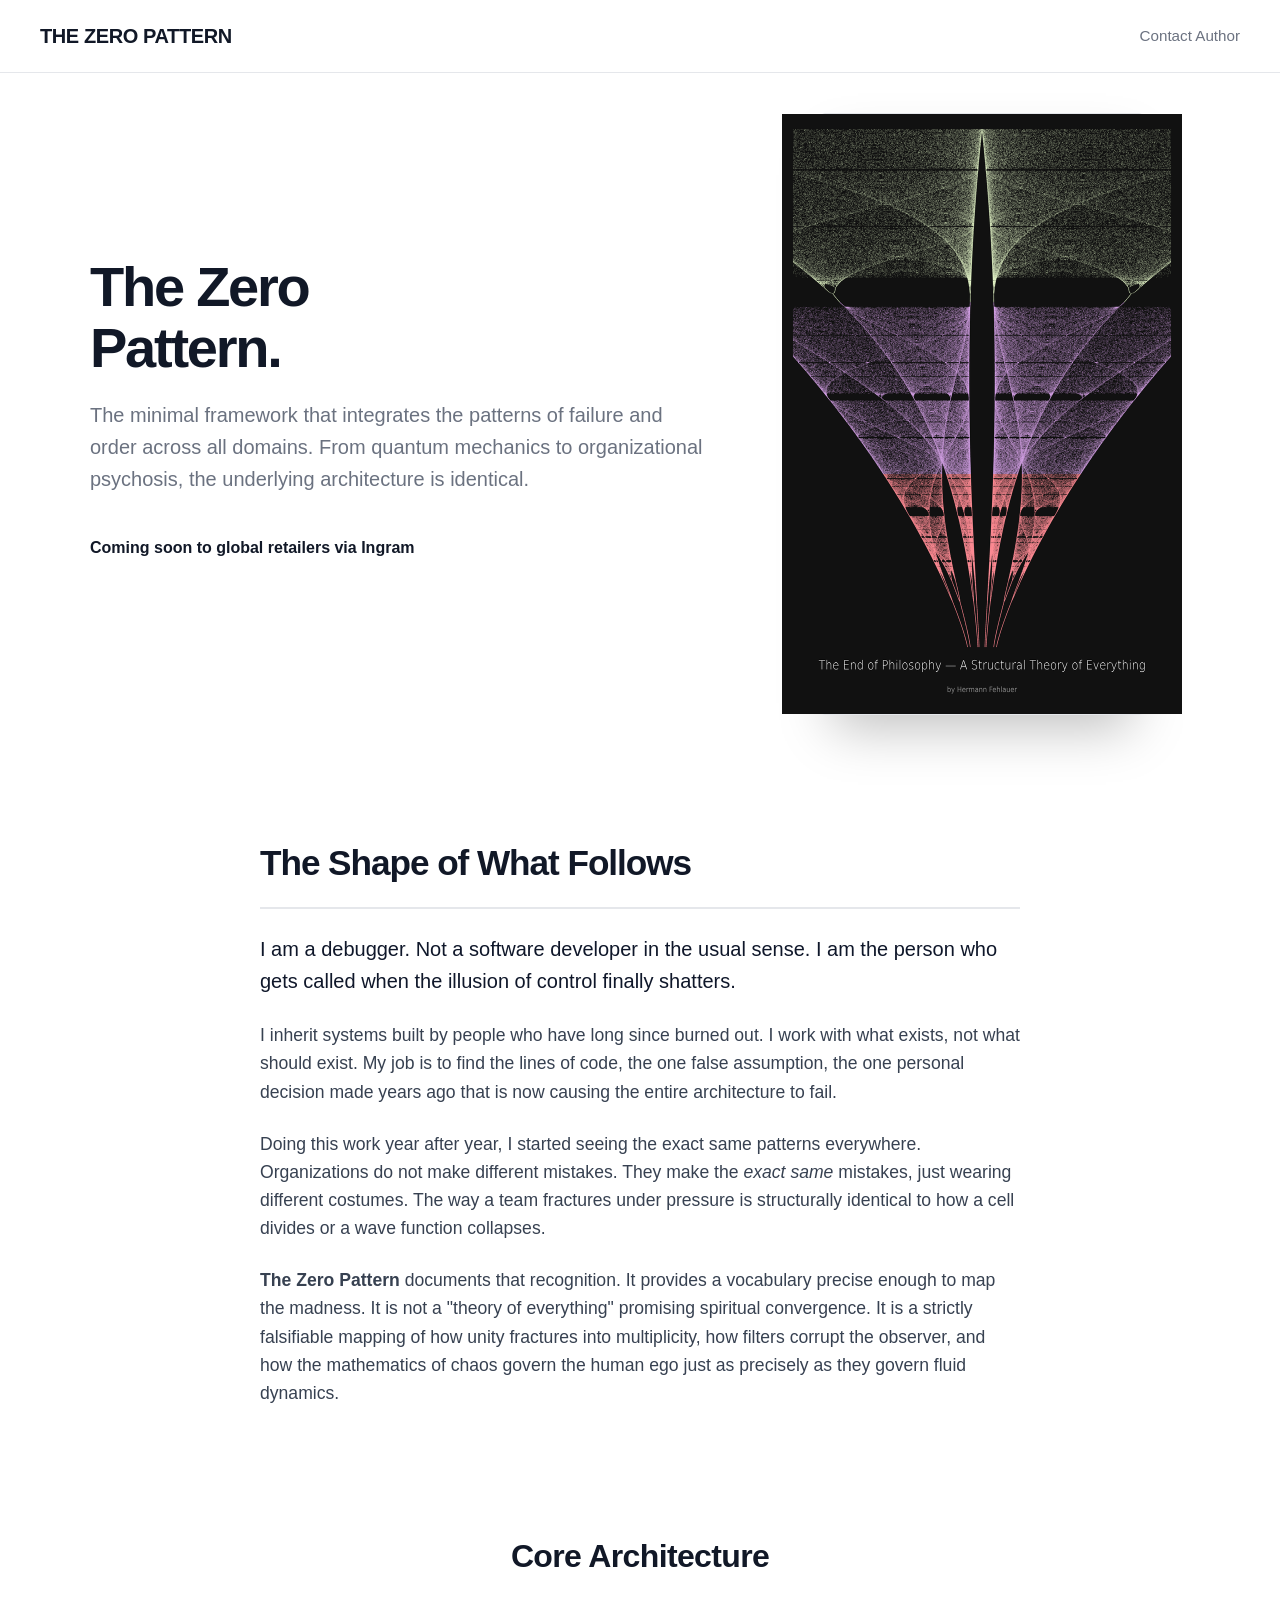
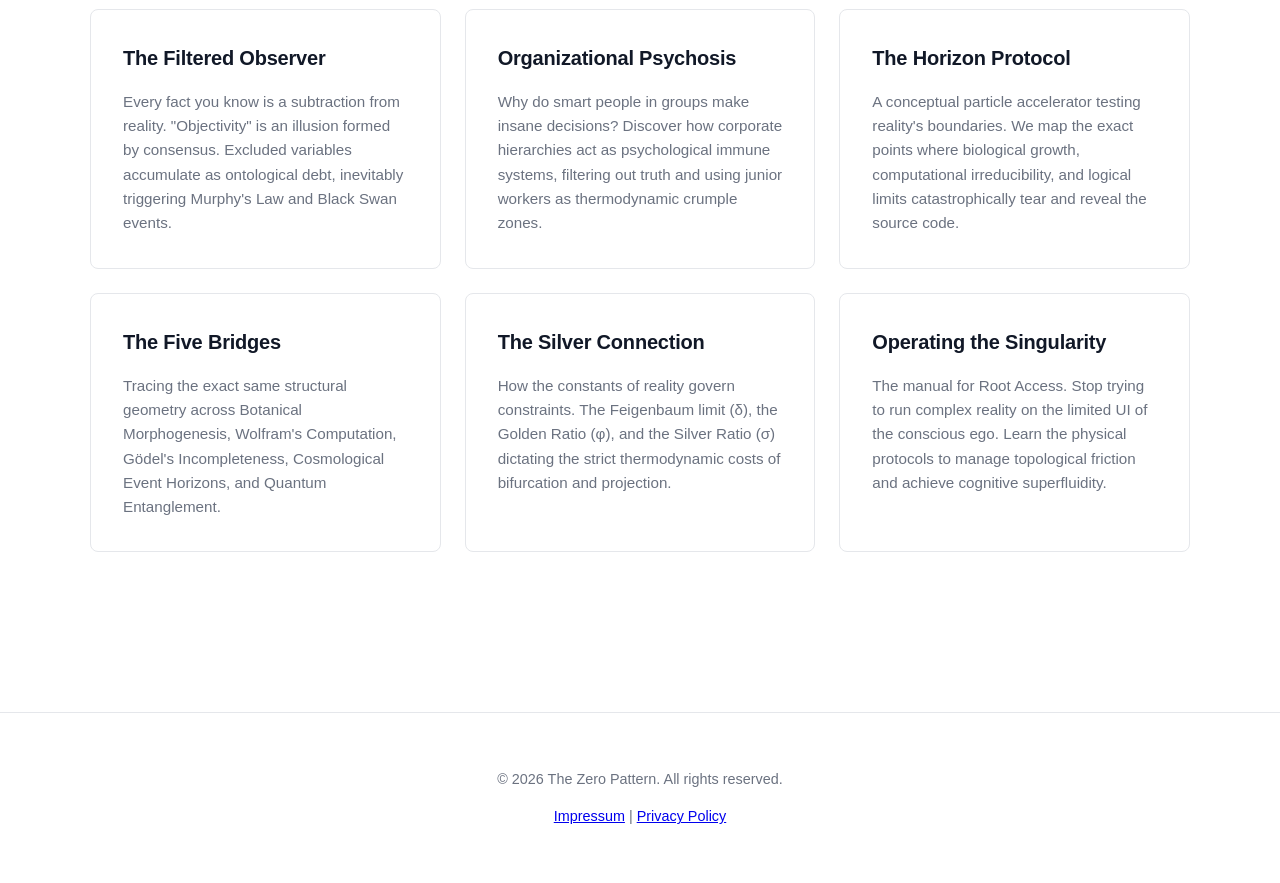
<file: index.html>
<!DOCTYPE html>
<html lang="en">
<head>
    <meta charset="UTF-8">
    <meta name="viewport" content="width=device-width, initial-scale=1.0">
    <title>The Zero Pattern | The Architecture of Reality and Failure</title>
    <meta name="description" content="A unified framework mapping the precise mechanics of how systems fail and how reality is rendered. From quantum mechanics to organizational psychosis, the pattern is the same.">
    <meta name="keywords" content="Systems Theory, Quantum Mechanics, Organizational Psychosis, Chaos Theory, Category Theory, The Zero Pattern">

    <meta property="og:title" content="The Zero Pattern">
    <meta property="og:description" content="The minimal framework that integrates the patterns of failure and order across all domains. Written by a systems debugger.">
    <meta property="og:type" content="book">

    <script type="application/ld+json">
        {
            "@context": "https://schema.org",
            "@type": "Book",
            "name": "The Zero Pattern",
            "description": "A structural mapping of the exact mechanics of how things fall apart and how they are put back together.",
            "publisher": "Coming soon on Ingram"
        }
    </script>

    <link rel="stylesheet" href="style.css">
    <link rel="icon" type="image/x-icon" href="scripts/favicon.ico">
</head>
<body>

<nav aria-label="Main Navigation">
    <a href="/" class="nav-logo">The Zero Pattern</a>
    <div class="nav-links">
        <a href="mailto:info@thezeropattern.com">Contact Author</a>
    </div>
</nav>

<main class="container">
    <header class="hero split-hero">
        <div class="hero-content">
            <h1>The Zero<br>Pattern.</h1>
            <p class="hero-subtitle">The minimal framework that integrates the patterns of failure and order across all domains. From quantum mechanics to organizational psychosis, the underlying architecture is identical.</p>

            <div class="shop-links">
                <p><strong>Coming soon to global retailers via Ingram</strong></p>
            </div>
        </div>

        <div class="hero-visual">
            <div class="book-cover-placeholder">
                <img src="assets/cover.png" alt="The Zero Pattern Cover Page" class="book-cover" width="400" height="600" loading="lazy">
            </div>
        </div>
    </header>

    <section class="article-container summary-section" aria-label="Book Summary">
        <h2>The Shape of What Follows</h2>
        <p class="lead">I am a debugger. Not a software developer in the usual sense. I am the person who gets called when the illusion of control finally shatters.</p>
        <p>I inherit systems built by people who have long since burned out. I work with what exists, not what should exist. My job is to find the lines of code, the one false assumption, the one personal decision made years ago that is now causing the entire architecture to fail.</p>
        <p>Doing this work year after year, I started seeing the exact same patterns everywhere. Organizations do not make different mistakes. They make the <em>exact same</em> mistakes, just wearing different costumes. The way a team fractures under pressure is structurally identical to how a cell divides or a wave function collapses.</p>
        <p><strong>The Zero Pattern</strong> documents that recognition. It provides a vocabulary precise enough to map the madness. It is not a "theory of everything" promising spiritual convergence. It is a strictly falsifiable mapping of how unity fractures into multiplicity, how filters corrupt the observer, and how the mathematics of chaos govern the human ego just as precisely as they govern fluid dynamics.</p>
    </section>

    <div class="section-divider">
        <h2>Core Architecture</h2>
    </div>

    <section class="grid" aria-label="Core Concepts">
        <article class="card">
            <h3>The Filtered Observer</h3>
            <p>Every fact you know is a subtraction from reality. "Objectivity" is an illusion formed by consensus. Excluded variables accumulate as ontological debt, inevitably triggering Murphy's Law and Black Swan events.</p>
        </article>

        <article class="card">
            <h3>Organizational Psychosis</h3>
            <p>Why do smart people in groups make insane decisions? Discover how corporate hierarchies act as psychological immune systems, filtering out truth and using junior workers as thermodynamic crumple zones.</p>
        </article>

        <article class="card">
            <h3>The Horizon Protocol</h3>
            <p>A conceptual particle accelerator testing reality's boundaries. We map the exact points where biological growth, computational irreducibility, and logical limits catastrophically tear and reveal the source code.</p>
        </article>

        <article class="card">
            <h3>The Five Bridges</h3>
            <p>Tracing the exact same structural geometry across Botanical Morphogenesis, Wolfram's Computation, Gödel's Incompleteness, Cosmological Event Horizons, and Quantum Entanglement.</p>
        </article>

        <article class="card">
            <h3>The Silver Connection</h3>
            <p>How the constants of reality govern constraints. The Feigenbaum limit (δ), the Golden Ratio (φ), and the Silver Ratio (σ) dictating the strict thermodynamic costs of bifurcation and projection.</p>
        </article>

        <article class="card">
            <h3>Operating the Singularity</h3>
            <p>The manual for Root Access. Stop trying to run complex reality on the limited UI of the conscious ego. Learn the physical protocols to manage topological friction and achieve cognitive superfluidity.</p>
        </article>
    </section>
</main>

<footer>
    <p>&copy; 2026 The Zero Pattern. All rights reserved.</p>
    <p><a href="impressum.html">Impressum</a> | <a href="impressum.html#privacy">Privacy Policy</a></p>
</footer>

</body>
</html>
</file>
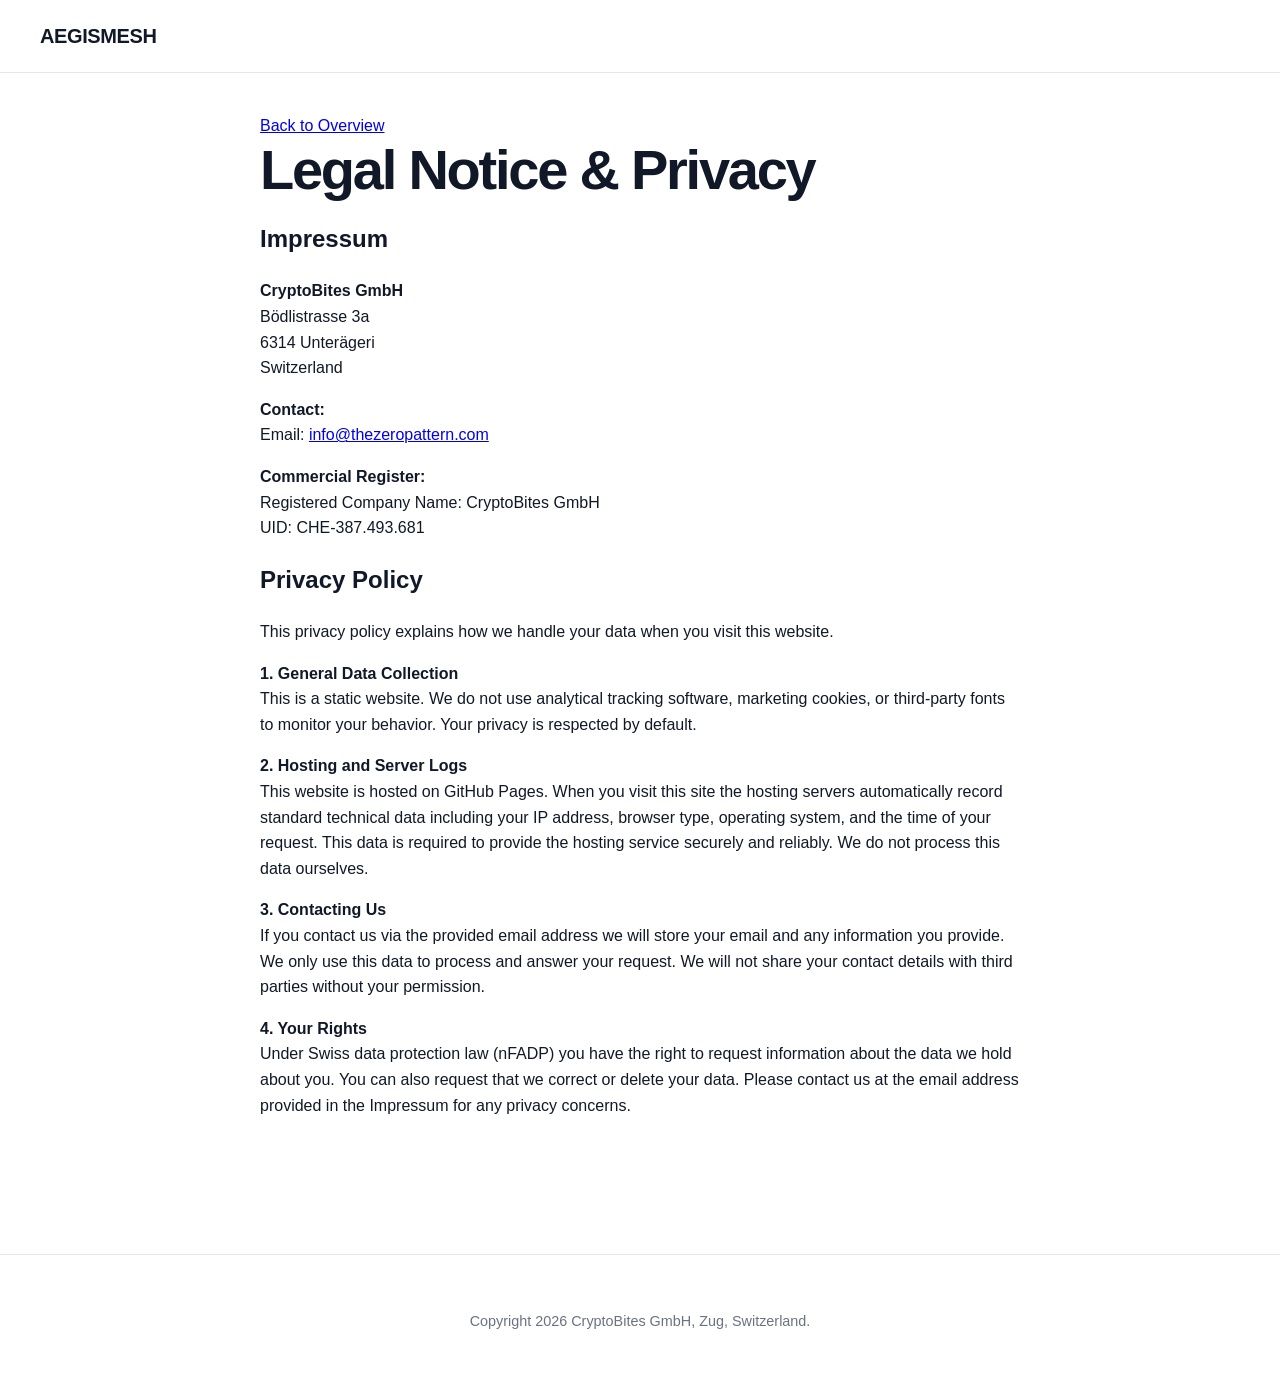
<file: impressum.html>
<!DOCTYPE html>
<html lang="en">
<head>
    <meta charset="UTF-8">
    <meta name="viewport" content="width=device-width, initial-scale=1.0">
    <title>Impressum & Privacy Policy | AegisMesh</title>
    <meta name="description" content="Legal notice and privacy policy for The Zero Pattern by CryptoBites GmbH.">
    <meta name="robots" content="noindex, follow">
    <link rel="stylesheet" href="style.css">
    <link rel="icon" type="image/x-icon" href="scripts/favicon.ico">
</head>
<body>

<nav aria-label="Main Navigation">
    <a href="/" class="nav-logo">AegisMesh</a>
</nav>

<main class="article-container">
    <a href="/" class="breadcrumb" aria-label="Return to Overview">Back to Overview</a>

    <article>
        <header>
            <h1>Legal Notice & Privacy</h1>
        </header>

        <section>
            <h2 id="impressum">Impressum</h2>
            <p><strong>CryptoBites GmbH</strong><br>
                Bödlistrasse 3a<br>
                6314 Unterägeri<br>
                Switzerland</p>

            <p><strong>Contact:</strong><br>
                Email: <a href="mailto:info@thezeropattern.com">info@thezeropattern.com</a></p>

            <p><strong>Commercial Register:</strong><br>
                Registered Company Name: CryptoBites GmbH<br>
                UID: CHE-387.493.681</p>
        </section>

        <section>
            <h2 id="privacy">Privacy Policy</h2>
            <p>This privacy policy explains how we handle your data when you visit this website.</p>

            <p><strong>1. General Data Collection</strong><br>
                This is a static website. We do not use analytical tracking software, marketing cookies, or third-party fonts to monitor your behavior. Your privacy is respected by default.</p>

            <p><strong>2. Hosting and Server Logs</strong><br>
                This website is hosted on GitHub Pages. When you visit this site the hosting servers automatically record standard technical data including your IP address, browser type, operating system, and the time of your request. This data is required to provide the hosting service securely and reliably. We do not process this data ourselves.</p>

            <p><strong>3. Contacting Us</strong><br>
                If you contact us via the provided email address we will store your email and any information you provide. We only use this data to process and answer your request. We will not share your contact details with third parties without your permission.</p>

            <p><strong>4. Your Rights</strong><br>
                Under Swiss data protection law (nFADP) you have the right to request information about the data we hold about you. You can also request that we correct or delete your data. Please contact us at the email address provided in the Impressum for any privacy concerns.</p>
        </section>
    </article>
</main>

<footer>
    <p>Copyright 2026 CryptoBites GmbH, Zug, Switzerland.</p>
</footer>

</body>
</html>
</file>
<file: style.css>
:root {
    --text-main: #111827;
    --text-muted: #6b7280;
    --bg-main: #ffffff;
    --bg-muted: #f9fafb;
    --border-color: #e5e7eb;
    --accent: #0f172a;
    --accent-hover: #374151;
    --link-color: #2563eb;
}

body {
    font-family: -apple-system, BlinkMacSystemFont, "Segoe UI", Roboto, Helvetica, Arial, sans-serif;
    margin: 0;
    padding: 0;
    color: var(--text-main);
    background-color: var(--bg-main);
    line-height: 1.6;
    -webkit-font-smoothing: antialiased;
}

/* Navigation */
nav {
    display: flex;
    justify-content: space-between;
    align-items: center;
    padding: 20px 40px;
    border-bottom: 1px solid var(--border-color);
}
.nav-logo {
    font-size: 1.25rem;
    font-weight: 800;
    text-decoration: none;
    color: var(--text-main);
    letter-spacing: -0.02em;
    text-transform: uppercase;
}
.nav-links a {
    margin-left: 24px;
    text-decoration: none;
    color: var(--text-muted);
    font-size: 0.95rem;
    font-weight: 500;
    transition: color 0.2s;
}
.nav-links a:hover {
    color: var(--text-main);
}

/* Layout Containers */
.container {
    max-width: 1100px;
    margin: 0 auto;
    padding: 40px 20px 80px 20px;
}
.article-container {
    max-width: 760px;
    margin: 0 auto;
    padding: 40px 20px;
}

/* Split Hero Section */
.hero {
    text-align: center;
    padding: 0 0 80px 0;
}
.split-hero {
    display: flex;
    align-items: center;
    justify-content: space-between;
    gap: 60px;
    text-align: left;
}
.split-hero .hero-content {
    flex: 1.2;
}
.split-hero .hero-visual {
    flex: 0.8;
    display: flex;
    justify-content: center;
}

h1 {
    font-size: 3.5rem;
    font-weight: 800;
    letter-spacing: -0.04em;
    margin: 0 0 20px 0;
    line-height: 1.1;
}
.hero-subtitle {
    font-size: 1.25rem;
    color: var(--text-muted);
    margin: 0 0 40px 0;
    line-height: 1.6;
}

/* Book Cover Placeholder */
.book-cover-placeholder {
    width: 100%;
    max-width: 320px;
    aspect-ratio: 2 / 3;
    background: #f1f5f9;
    border: 1px solid var(--border-color);
    display: flex;
    align-items: center;
    justify-content: center;
    text-align: center;
    color: #94a3b8;
    font-weight: 600;
    font-family: ui-monospace, SFMono-Regular, Menlo, Monaco, Consolas, monospace;
    border-radius: 4px;
    box-shadow: 0 25px 50px -12px rgba(0, 0, 0, 0.25);
}

.shop-links p {
    margin-bottom: 12px;
    color: var(--text-main);
}

/* Section Divider */
.section-divider {
    text-align: center;
    margin: 60px 0 20px 0;
}
.section-divider h2 {
    font-size: 2rem;
    letter-spacing: -0.02em;
}

/* Typography for Summary */
.summary-section h2 {
    margin-top: 0;
    font-size: 2.2rem;
    letter-spacing: -0.03em;
    border-bottom: 2px solid var(--border-color);
    padding-bottom: 16px;
    margin-bottom: 24px;
}
.summary-section .lead {
    font-size: 1.25rem;
    color: var(--accent);
    font-weight: 500;
}
.summary-section p {
    font-size: 1.1rem;
    color: #374151;
    margin-bottom: 24px;
}

/* Grid & Cards */
.grid {
    display: grid;
    grid-template-columns: repeat(auto-fit, minmax(320px, 1fr));
    gap: 24px;
}
.card {
    display: block;
    background: var(--bg-main);
    border: 1px solid var(--border-color);
    padding: 32px;
    border-radius: 8px;
    transition: all 0.2s ease-in-out;
}
.card:hover {
    border-color: var(--text-muted);
    transform: translateY(-2px);
    box-shadow: 0 12px 20px -8px rgba(0, 0, 0, 0.08);
}
.card h3 {
    margin: 0 0 16px 0;
    font-size: 1.25rem;
    letter-spacing: -0.01em;
}
.card p {
    margin: 0;
    color: var(--text-muted);
    font-size: 0.95rem;
}

/* Buttons */
.btn {
    display: inline-block;
    background-color: var(--accent);
    color: white;
    padding: 12px 28px;
    text-decoration: none;
    border-radius: 6px;
    font-weight: 600;
    transition: background-color 0.2s;
}
.btn:hover {
    background-color: var(--accent-hover);
}
.btn-outline {
    background-color: transparent;
    color: var(--accent);
    border: 1px solid var(--border-color);
    margin-left: 12px;
}
.btn-outline:hover {
    background-color: var(--bg-muted);
}

/* Footer */
footer {
    text-align: center;
    padding: 40px 20px;
    border-top: 1px solid var(--border-color);
    color: var(--text-muted);
    font-size: 0.9rem;
    margin-top: 80px;
}

@media (max-width: 850px) {
    h1 { font-size: 2.8rem; }
    .split-hero {
        flex-direction: column-reverse;
        text-align: center;
        gap: 40px;
    }
    .btn-outline {
        margin-left: 0;
        margin-top: 12px;
        display: block;
    }
}
</file>
